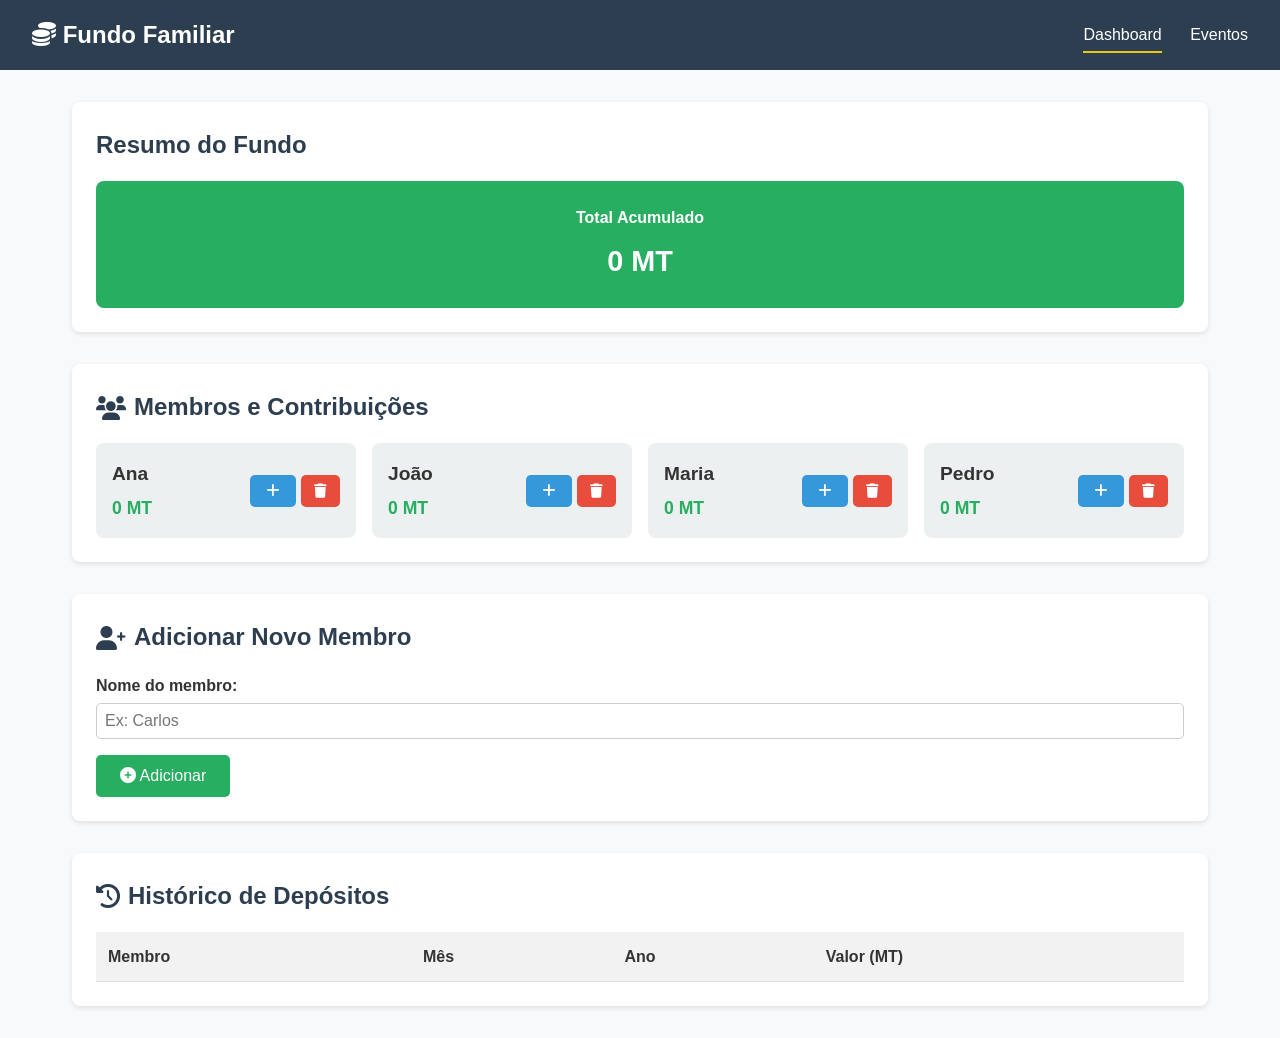
<file: index.html>
<!DOCTYPE html>
<html lang="pt">
<head>
    <meta charset="UTF-8">
    <meta name="viewport" content="width=device-width, initial-scale=1.0">
    <title>Fundo Familiar - Dashboard</title>
    <link rel="stylesheet" href="style.css">
    <link rel="stylesheet" href="https://cdnjs.cloudflare.com/ajax/libs/font-awesome/6.0.0-beta3/css/all.min.css">
</head>
<body>
    <header>
        <h1><i class="fas fa-coins"></i> Fundo Familiar</h1>
        <nav>
            <a href="index.html" class="active">Dashboard</a>
            <a href="eventos.html">Eventos</a>
        </nav>
    </header>

    <main>
        <section class="resumo">
            <h2>Resumo do Fundo</h2>
            <div class="total-card">
                <p>Total Acumulado</p>
                <span id="total-acumulado">0</span> MT
            </div>
        </section>

        <section class="membros">
            <h2><i class="fas fa-users"></i> Membros e Contribuições</h2>
            <div id="lista-membros" class="membros-lista"></div>
        </section>

        <!-- NOVO: Formulário para adicionar membro -->
        <section class="adicionar-membro">
            <h2><i class="fas fa-user-plus"></i> Adicionar Novo Membro</h2>
            <form id="form-adicionar-membro">
                <div class="form-group">
                    <label for="novo-nome">Nome do membro:</label>
                    <input type="text" id="novo-nome" placeholder="Ex: Carlos" required>
                </div>
                <button type="submit"><i class="fas fa-plus-circle"></i> Adicionar</button>
            </form>
        </section>

        <section class="historico">
            <h2><i class="fas fa-history"></i> Histórico de Depósitos</h2>
            <table id="tabela-historico">
                <thead>
                    <tr>
                        <th>Membro</th>
                        <th>Mês</th>
                        <th>Ano</th>
                        <th>Valor (MT)</th>
                    </tr>
                </thead>
                <tbody id="historico-corpo"></tbody>
            </table>
        </section>
    </main>

    <script src="script.js"></script>
    <script>
        // Inicializar e carregar dados na página
        carregarMembros();
        carregarHistorico();
        atualizarTotal();

        // Evento para o formulário de novo membro
        document.getElementById('form-adicionar-membro')?.addEventListener('submit', function(e) {
            e.preventDefault();
            const nomeInput = document.getElementById('novo-nome');
            const nome = nomeInput.value.trim();
            if (nome === '') {
                alert('Por favor, insira um nome.');
                return;
            }
            adicionarMembro(nome);
            nomeInput.value = '';
        });
    </script>
</body>
</html>
</file>
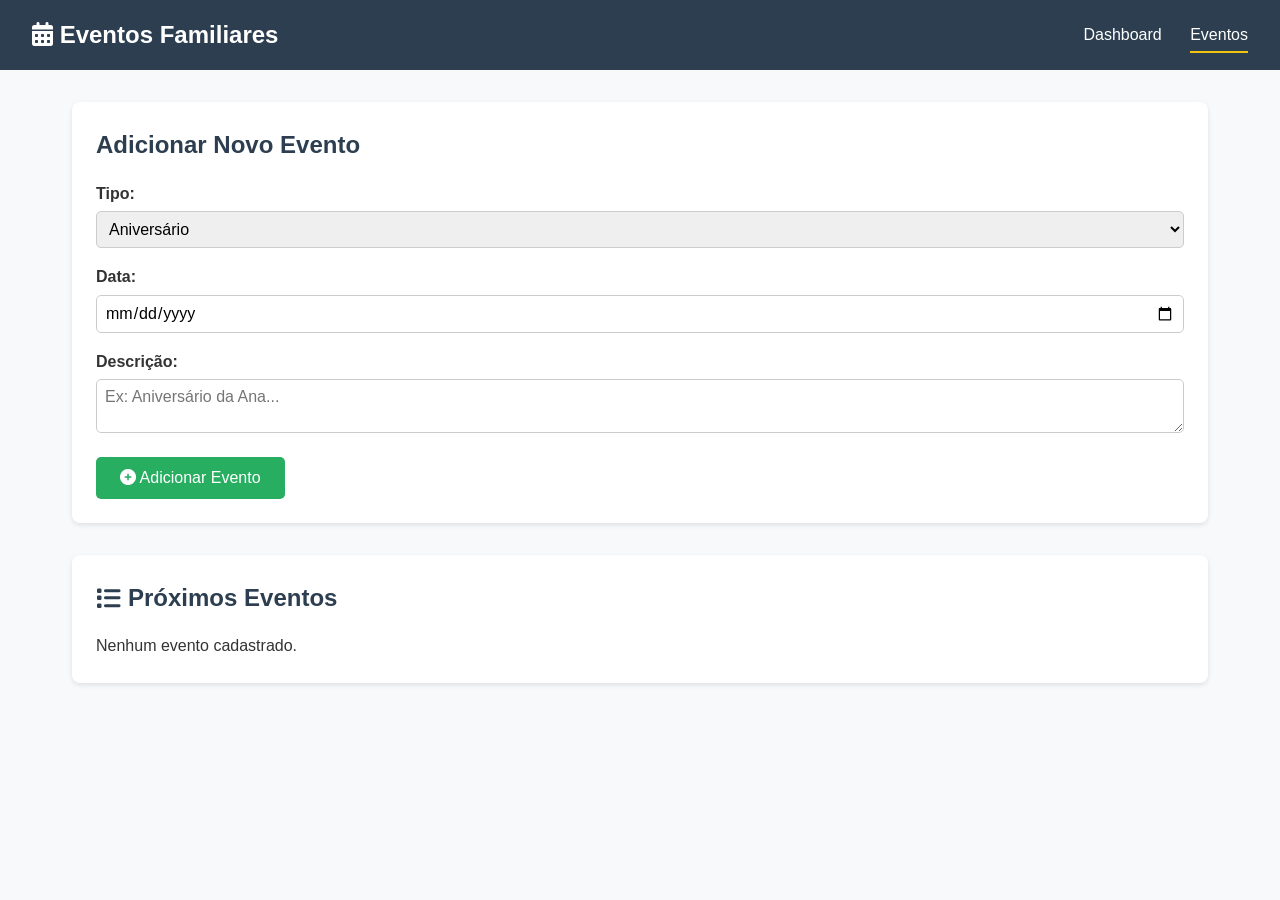
<file: eventos.html>
<!DOCTYPE html>
<html lang="pt">
<head>
    <meta charset="UTF-8">
    <meta name="viewport" content="width=device-width, initial-scale=1.0">
    <title>Fundo Familiar - Eventos</title>
    <link rel="stylesheet" href="style.css">
    <link rel="stylesheet" href="https://cdnjs.cloudflare.com/ajax/libs/font-awesome/6.0.0-beta3/css/all.min.css">
</head>
<body>
    <header>
        <h1><i class="fas fa-calendar-alt"></i> Eventos Familiares</h1>
        <nav>
            <a href="index.html">Dashboard</a>
            <a href="eventos.html" class="active">Eventos</a>
        </nav>
    </header>

    <main>
        <section class="cadastro-evento">
            <h2>Adicionar Novo Evento</h2>
            <form id="form-evento">
                <div class="form-group">
                    <label for="tipo">Tipo:</label>
                    <select id="tipo" required>
                        <option value="Aniversário">Aniversário</option>
                        <option value="Sentada">Sentada</option>
                        <option value="Missa">Missa</option>
                        <option value="Viagem">Viagem</option>
                    </select>
                </div>
                <div class="form-group">
                    <label for="data">Data:</label>
                    <input type="date" id="data" required>
                </div>
                <div class="form-group">
                    <label for="descricao">Descrição:</label>
                    <textarea id="descricao" rows="2" placeholder="Ex: Aniversário da Ana..."></textarea>
                </div>
                <button type="submit"><i class="fas fa-plus-circle"></i> Adicionar Evento</button>
            </form>
        </section>

        <section class="lista-eventos">
            <h2><i class="fas fa-list"></i> Próximos Eventos</h2>
            <div id="eventos-container"></div>
        </section>
    </main>

    <script src="script.js"></script>
    <script>
        carregarEventos();
        document.getElementById('form-evento').addEventListener('submit', adicionarEvento);
    </script>
</body>
</html>
</file>
<file: style.css>
/* Reset básico */
* {
    margin: 0;
    padding: 0;
    box-sizing: border-box;
    font-family: 'Segoe UI', Tahoma, Geneva, Verdana, sans-serif;
}

body {
    background-color: #f8f9fa;
    color: #333;
    line-height: 1.6;
}

header {
    background-color: #2c3e50;
    color: white;
    padding: 1rem 2rem;
    display: flex;
    justify-content: space-between;
    align-items: center;
    flex-wrap: wrap;
}

header h1 {
    font-size: 1.5rem;
}

nav a {
    color: white;
    text-decoration: none;
    margin-left: 1.5rem;
    padding: 0.5rem 0;
    border-bottom: 2px solid transparent;
    transition: 0.3s;
}

nav a.active,
nav a:hover {
    border-bottom-color: #f1c40f;
}

main {
    max-width: 1200px;
    margin: 2rem auto;
    padding: 0 2rem;
}

section {
    background: white;
    border-radius: 8px;
    box-shadow: 0 2px 5px rgba(0,0,0,0.1);
    padding: 1.5rem;
    margin-bottom: 2rem;
}

h2 {
    margin-bottom: 1rem;
    color: #2c3e50;
    display: flex;
    align-items: center;
    gap: 0.5rem;
}

.total-card {
    background: #27ae60;
    color: white;
    padding: 1.5rem;
    border-radius: 8px;
    text-align: center;
    font-size: 1.8rem;
    font-weight: bold;
}

.total-card p {
    font-size: 1rem;
    margin-bottom: 0.5rem;
}

.membros-lista {
    display: grid;
    grid-template-columns: repeat(auto-fill, minmax(250px, 1fr));
    gap: 1rem;
}

.membro-card {
    background: #ecf0f1;
    border-radius: 8px;
    padding: 1rem;
    display: flex;
    justify-content: space-between;
    align-items: center;
}

.membro-info h3 {
    font-size: 1.2rem;
    margin-bottom: 0.3rem;
}

.membro-info p {
    font-size: 1.1rem;
    font-weight: bold;
    color: #27ae60;
}

.btn-deposito {
    background: #3498db;
    color: white;
    border: none;
    padding: 0.5rem 1rem;
    border-radius: 5px;
    cursor: pointer;
    font-size: 0.9rem;
    transition: 0.3s;
}

.btn-deposito:hover {
    background: #2980b9;
}

.historico table {
    width: 100%;
    border-collapse: collapse;
}

.historico th,
.historico td {
    padding: 0.75rem;
    text-align: left;
    border-bottom: 1px solid #ddd;
}

.historico th {
    background-color: #f2f2f2;
}

/* Formulário de eventos */
.form-group {
    margin-bottom: 1rem;
}

.form-group label {
    display: block;
    margin-bottom: 0.3rem;
    font-weight: 600;
}

.form-group input,
.form-group select,
.form-group textarea {
    width: 100%;
    padding: 0.5rem;
    border: 1px solid #ccc;
    border-radius: 5px;
    font-size: 1rem;
}

button[type="submit"] {
    background: #27ae60;
    color: white;
    border: none;
    padding: 0.75rem 1.5rem;
    border-radius: 5px;
    cursor: pointer;
    font-size: 1rem;
    transition: 0.3s;
}

button[type="submit"]:hover {
    background: #219150;
}

/* Lista de eventos */
.evento-card {
    background: #f9f9f9;
    border-left: 4px solid #3498db;
    padding: 1rem;
    margin-bottom: 1rem;
    border-radius: 5px;
}

.evento-card.aniversario { border-left-color: #e67e22; }
.evento-card.sentada { border-left-color: #9b59b6; }
.evento-card.missa { border-left-color: #f1c40f; }
.evento-card.viagem { border-left-color: #1abc9c; }

.evento-header {
    display: flex;
    justify-content: space-between;
    align-items: center;
    margin-bottom: 0.5rem;
}

.evento-tipo {
    font-weight: bold;
    padding: 0.2rem 0.5rem;
    border-radius: 3px;
    background: #eee;
}

.evento-data {
    color: #666;
    font-size: 0.9rem;
}

.evento-descricao {
    margin-top: 0.5rem;
}

/* Responsividade */
@media (max-width: 768px) {
    header {
        flex-direction: column;
        text-align: center;
    }
    nav {
        margin-top: 1rem;
    }
    nav a {
        margin: 0 0.75rem;
    }
}

/* (todo o CSS anterior mantém-se) */

/* Novo estilo para botão remover */
.btn-remover {
    background: #e74c3c;
    color: white;
    border: none;
    padding: 0.5rem 0.8rem;
    border-radius: 5px;
    cursor: pointer;
    font-size: 0.9rem;
    transition: 0.3s;
}
.btn-remover:hover {
    background: #c0392b;
}
</file>
